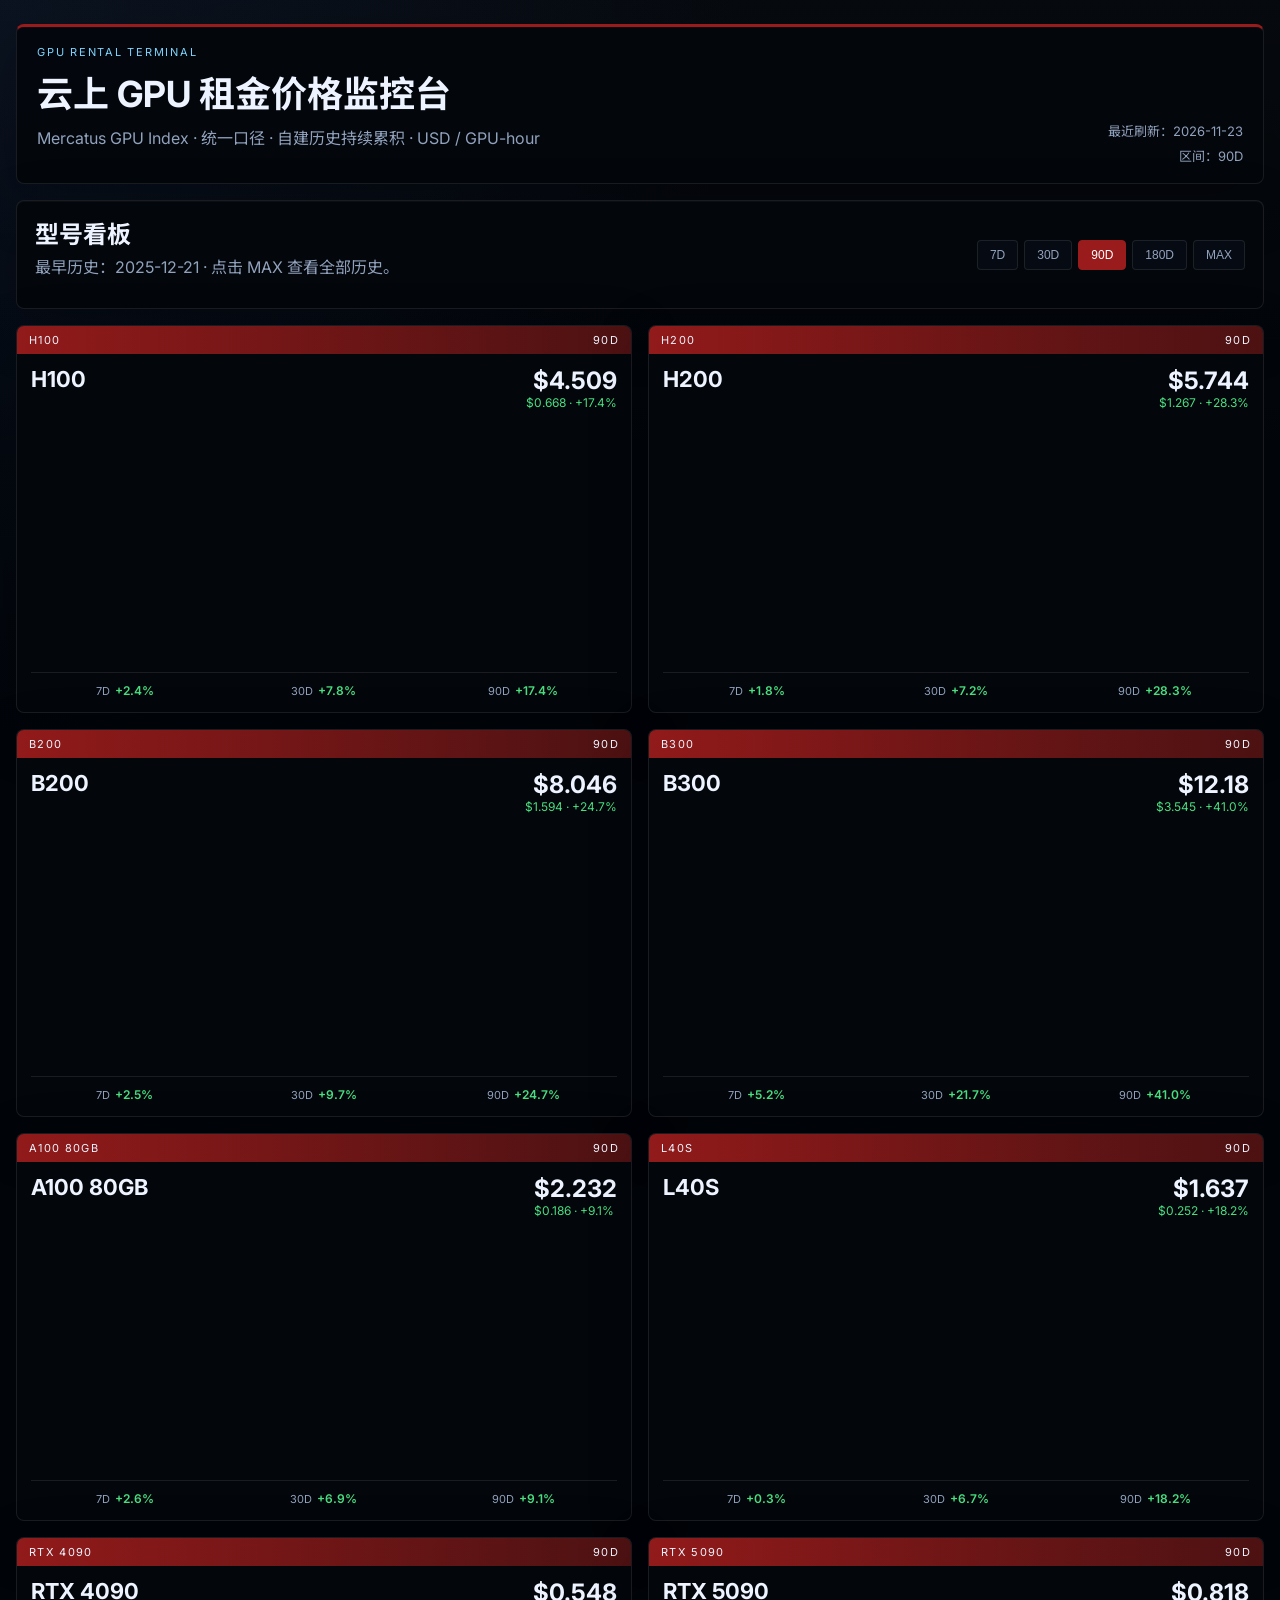
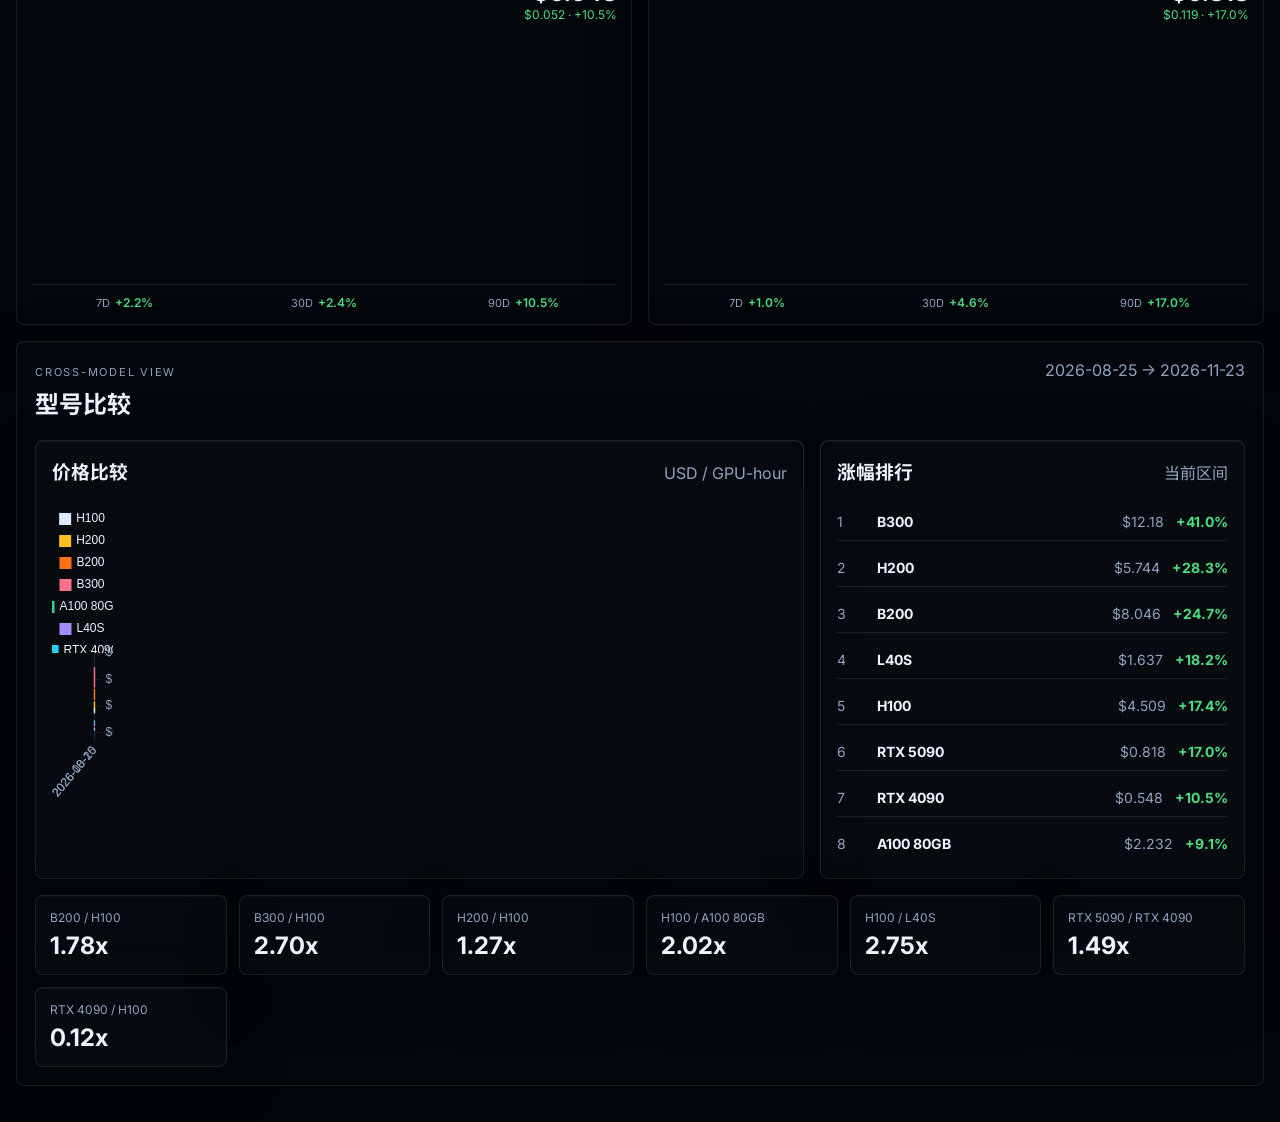
<file: index.html>
<!doctype html>
<html lang="zh-CN">
  <head>
    <meta charset="UTF-8" />
    <meta name="viewport" content="width=device-width, initial-scale=1.0, viewport-fit=cover" />
    <title>云上 GPU 租金价格监控台</title>
    <link rel="preconnect" href="https://fonts.googleapis.com" />
    <link rel="preconnect" href="https://fonts.gstatic.com" crossorigin />
    <link href="https://fonts.googleapis.com/css2?family=Inter:wght@400;500;600;700&family=Noto+Sans+SC:wght@400;500;700&display=swap" rel="stylesheet" />
    <link rel="stylesheet" href="styles.css?v=20261028-180d" />
    <script defer src="./vendor/chartjs-4.4.1/chart.umd.js"></script>
    <script defer src="data-loader.js?v=20261028-history"></script>
    <script defer src="app.js?v=20261028-180d"></script>
  </head>
  <body>
    <main class="page-shell">
      <header class="hero terminal-frame">
        <div>
          <p class="eyebrow">GPU RENTAL TERMINAL</p>
          <h1>云上 GPU 租金价格监控台</h1>
          <p class="hero-copy">Mercatus GPU Index · 统一口径 · 自建历史持续累积 · USD / GPU-hour</p>
        </div>
        <div class="hero-meta">
          <span id="lastUpdated">数据尚未加载</span>
          <span id="heroRange">区间：90D</span>
        </div>
      </header>

      <section class="toolbar terminal-frame">
        <div>
          <h2>型号看板</h2>
          <p id="historyCoverage">每个 GPU 型号一张行情图，点击 MAX 查看全部历史。</p>
        </div>
        <div class="range-switch" role="tablist" aria-label="时间区间">
          <button data-range="7D" type="button">7D</button>
          <button data-range="30D" type="button">30D</button>
          <button data-range="90D" type="button" class="is-active">90D</button>
          <button data-range="180D" type="button">180D</button>
          <button data-range="MAX" type="button">MAX</button>
        </div>
      </section>

      <section id="modelChartGrid" class="model-chart-grid"></section>

      <section class="comparison-shell terminal-frame">
        <div class="section-head comparison-head">
          <div>
            <p class="eyebrow">Cross-Model View</p>
            <h2>型号比较</h2>
          </div>
          <p id="comparisonWindow">—</p>
        </div>

        <section class="grid comparison-grid">
          <article class="nested-card compare-chart-card">
            <div class="section-head">
              <h3>价格比较</h3>
              <p>USD / GPU-hour</p>
            </div>
            <div class="chart-wrap comparison-chart-wrap">
              <canvas id="comparisonChart"></canvas>
            </div>
          </article>

          <article class="nested-card ranking-card">
            <div class="section-head">
              <h3>涨幅排行</h3>
              <p>当前区间</p>
            </div>
            <div id="rankingTable" class="ranking-table"></div>
          </article>
        </section>

        <section id="premiumCards" class="premium-grid"></section>
      </section>
    </main>
  </body>
</html>
</file>
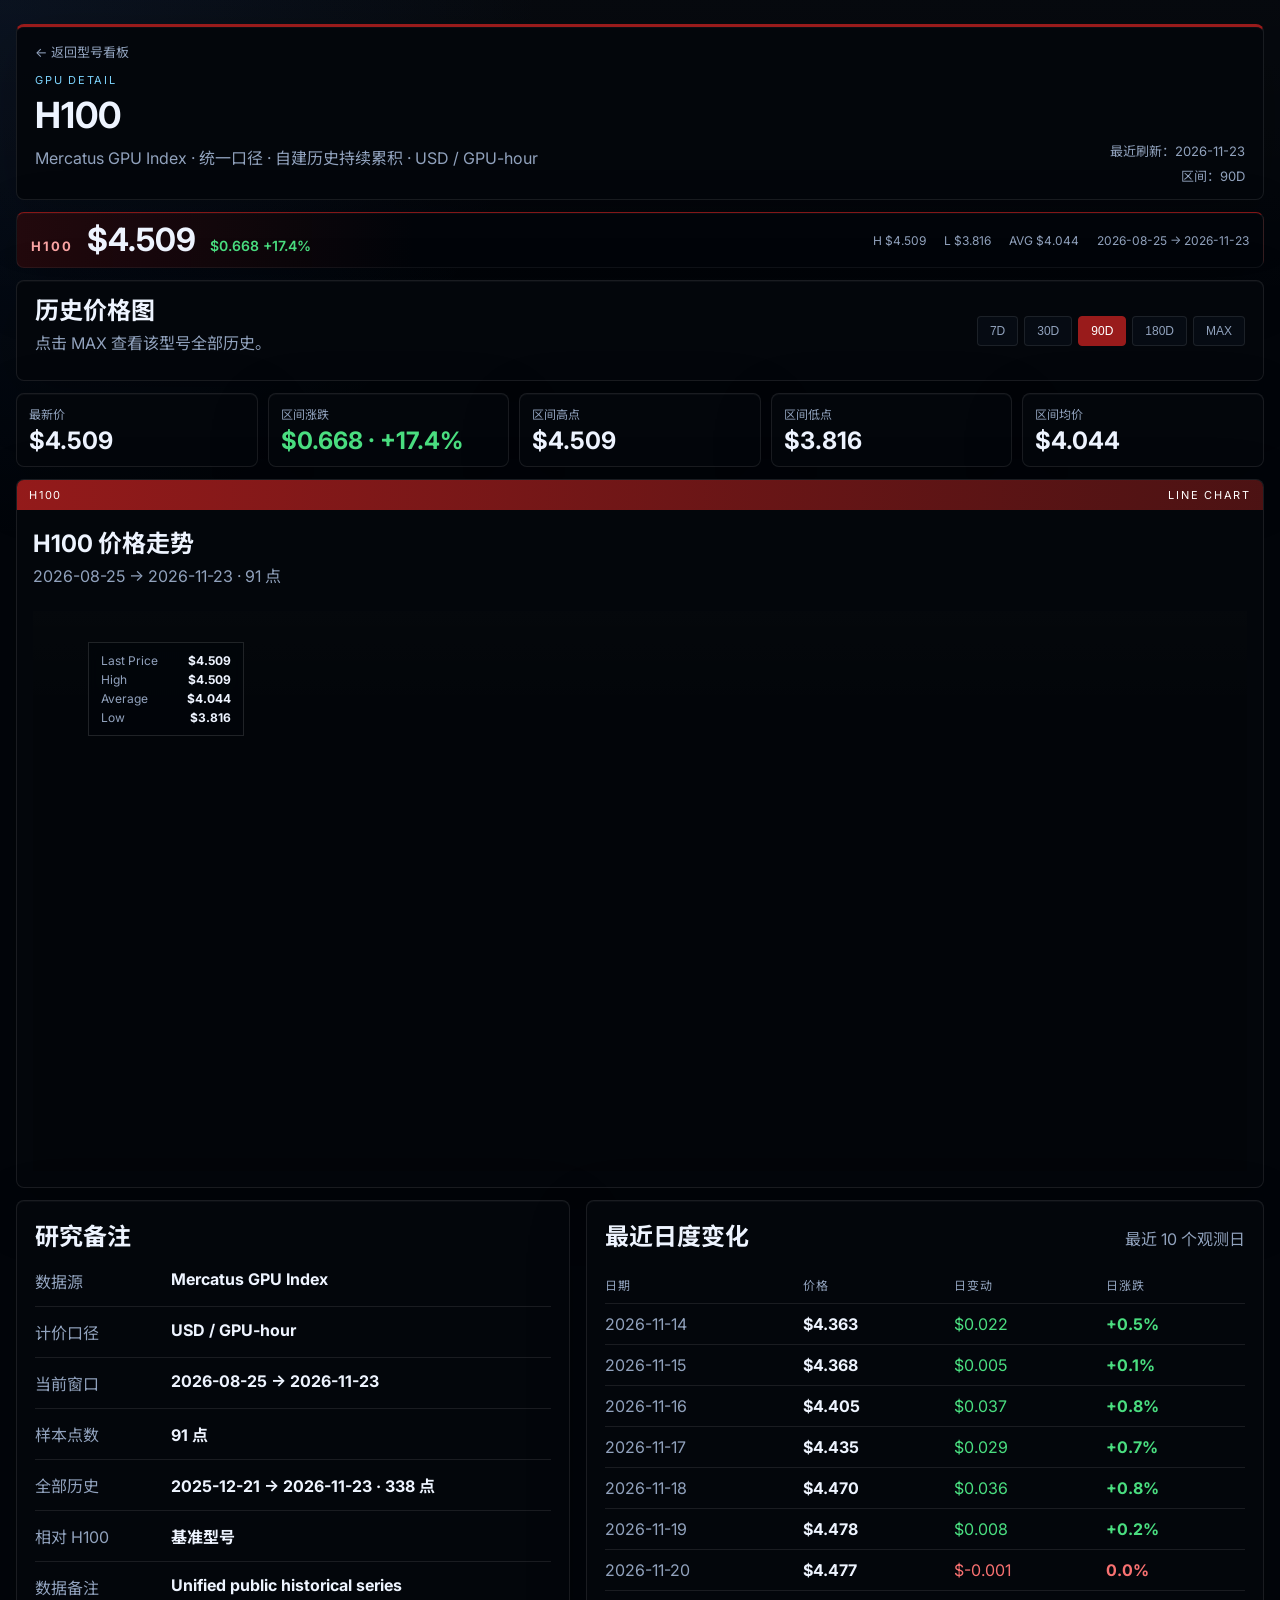
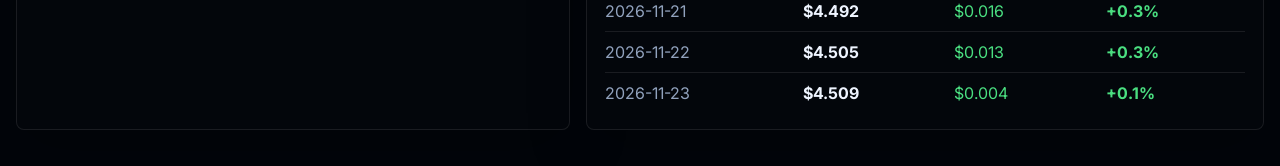
<file: gpu.html>
<!doctype html>
<html lang="zh-CN">
  <head>
    <meta charset="UTF-8" />
    <meta name="viewport" content="width=device-width, initial-scale=1.0, viewport-fit=cover" />
    <title>GPU 型号详情</title>
    <link rel="preconnect" href="https://fonts.googleapis.com" />
    <link rel="preconnect" href="https://fonts.gstatic.com" crossorigin />
    <link href="https://fonts.googleapis.com/css2?family=Inter:wght@400;500;600;700&family=Noto+Sans+SC:wght@400;500;700&display=swap" rel="stylesheet" />
    <link rel="stylesheet" href="styles.css?v=20261028-180d" />
    <script defer src="./vendor/chartjs-4.4.1/chart.umd.js"></script>
    <script defer src="data-loader.js?v=20261028-history"></script>
    <script defer src="gpu.js?v=20261028-180d"></script>
  </head>
  <body>
    <main class="page-shell detail-page-shell">
      <header class="hero terminal-frame detail-hero">
        <div>
          <a class="back-link" href="index.html">← 返回型号看板</a>
          <p class="eyebrow">GPU DETAIL</p>
          <h1 id="detailModelTitle">GPU 型号详情</h1>
          <p id="detailHeroCopy" class="hero-copy">统一口径 · USD / GPU-hour</p>
        </div>
        <div class="hero-meta detail-hero-meta">
          <span id="detailLastUpdated">数据尚未加载</span>
          <span id="detailRangeLabel">区间：90D</span>
        </div>
      </header>

      <section class="terminal-frame detail-quote-strip">
        <div class="quote-primary">
          <span id="detailTicker">—</span>
          <strong id="detailQuotePrice">--</strong>
          <em id="detailQuoteChange">--</em>
        </div>
        <div id="detailQuoteStats" class="quote-secondary"></div>
      </section>

      <section class="toolbar terminal-frame detail-toolbar">
        <div>
          <h2>历史价格图</h2>
          <p>点击 MAX 查看该型号全部历史。</p>
        </div>
        <div class="range-switch" role="tablist" aria-label="时间区间">
          <button data-range="7D" type="button">7D</button>
          <button data-range="30D" type="button">30D</button>
          <button data-range="90D" type="button" class="is-active">90D</button>
          <button data-range="180D" type="button">180D</button>
          <button data-range="MAX" type="button">MAX</button>
        </div>
      </section>

      <section id="detailMetrics" class="detail-metric-grid"></section>

      <section class="terminal-frame chart-panel">
        <div class="chart-command-strip">
          <span id="detailChartTicker">—</span>
          <span>LINE CHART</span>
        </div>
        <div class="section-head detail-chart-head">
          <div>
            <h2 id="detailChartTitle">价格走势</h2>
            <p id="detailChartSubtitle">—</p>
          </div>
        </div>
        <div class="detail-chart-wrap">
          <div id="chartLegendBox" class="chart-legend-box"></div>
          <canvas id="detailChart"></canvas>
        </div>
      </section>

      <section class="grid detail-grid">
        <article class="terminal-frame detail-note-card">
          <div class="section-head">
            <h2>研究备注</h2>
          </div>
          <div id="detailNotes" class="detail-note-list"></div>
        </article>

        <article class="terminal-frame recent-table-card">
          <div class="section-head">
            <h2>最近日度变化</h2>
            <p>最近 10 个观测日</p>
          </div>
          <div id="recentMoves" class="recent-moves"></div>
        </article>
      </section>
    </main>
  </body>
</html>
</file>
<file: styles.css>
:root {
  color-scheme: dark;
  --bg: #02050a;
  --panel: rgba(4, 7, 12, 0.97);
  --panel-strong: #07101d;
  --nested: rgba(255, 255, 255, 0.02);
  --line: rgba(255, 255, 255, 0.09);
  --line-strong: rgba(255, 255, 255, 0.16);
  --text: #eef4ff;
  --muted: #91a2bd;
  --accent: #7dd3fc;
  --green: #4ade80;
  --red: #f87171;
}

* { box-sizing: border-box; }

body {
  margin: 0;
  min-height: 100vh;
  background:
    linear-gradient(180deg, rgba(255, 255, 255, 0.02), transparent 18%),
    radial-gradient(circle at top left, rgba(59, 130, 246, 0.08), transparent 25%),
    var(--bg);
  color: var(--text);
  font-family: Inter, "Noto Sans SC", system-ui, sans-serif;
}

.page-shell {
  width: min(1360px, calc(100vw - 32px));
  margin: 0 auto;
  padding: 24px 0 36px;
  display: grid;
  gap: 16px;
}

.terminal-frame,
.nested-card {
  border: 1px solid var(--line);
  border-radius: 8px;
  background: var(--panel);
  box-shadow: inset 0 1px 0 rgba(255,255,255,0.03), 0 18px 60px rgba(0,0,0,0.22);
}

.nested-card { background: var(--nested); }

.hero {
  display: flex;
  justify-content: space-between;
  align-items: flex-end;
  gap: 20px;
  padding: 18px 20px;
  border-top: 3px solid #991b1b;
}

.eyebrow {
  margin: 0 0 6px;
  color: var(--accent);
  text-transform: uppercase;
  letter-spacing: 0.16em;
  font-size: 11px;
}

h1, h2, h3, p { margin-top: 0; }

h1 {
  margin-bottom: 8px;
  font-size: clamp(26px, 4vw, 36px);
}

h2 { margin-bottom: 4px; }

.hero-copy,
.hero-meta,
.toolbar p,
.section-head p,
.chart-note,
.mini-stats,
.ranking-row span,
.ranking-row em {
  color: var(--muted);
}

.hero-meta {
  display: grid;
  gap: 6px;
  text-align: right;
  font-size: 13px;
}

.toolbar {
  display: flex;
  justify-content: space-between;
  align-items: center;
  gap: 20px;
  padding: 14px 18px;
}

.range-switch {
  display: flex;
  gap: 6px;
}

.range-switch button {
  border: 1px solid var(--line);
  background: #060b13;
  color: var(--muted);
  padding: 7px 12px;
  border-radius: 4px;
  cursor: pointer;
  font-size: 12px;
}

.range-switch button.is-active {
  background: #991b1b;
  border-color: #991b1b;
  color: #fff;
}

.model-chart-grid {
  display: grid;
  grid-template-columns: repeat(2, minmax(0, 1fr));
  gap: 16px;
}

.model-card {
  padding: 0 14px 14px;
  cursor: pointer;
  transition: border-color 160ms ease, transform 160ms ease, background 160ms ease;
}

.model-card:hover,
.model-card.is-active {
  border-color: rgba(125, 211, 252, 0.72);
  transform: translateY(-2px);
}

.model-card.is-active { background: rgba(10, 17, 30, 0.98); }

.ticker-strip {
  margin: 0 -14px 12px;
  padding: 7px 12px;
  display: flex;
  justify-content: space-between;
  background: linear-gradient(90deg, rgba(153, 27, 27, 0.95), rgba(95, 20, 20, 0.8));
  border-radius: 7px 7px 0 0;
  font-size: 11px;
  letter-spacing: 0.12em;
}

.model-card-head {
  display: flex;
  justify-content: space-between;
  gap: 12px;
  margin-bottom: 8px;
}

.model-card h3 {
  margin-bottom: 4px;
  font-size: 22px;
}

.model-price {
  font-size: 24px;
  font-weight: 700;
  text-align: right;
}

.chart-note,
.mini-stats { font-size: 12px; }

.mini-chart-wrap { height: 242px; }

.mini-stats {
  display: grid;
  grid-template-columns: repeat(3, minmax(0, 1fr));
  gap: 12px;
  border-top: 1px solid var(--line);
  padding-top: 10px;
}

.mini-stats > span {
  display: flex;
  align-items: baseline;
  justify-content: center;
  gap: 5px;
}

.mini-stats small {
  color: var(--muted);
  font-size: 11px;
}

.mini-stats strong {
  font-size: 12px;
  font-weight: 600;
}

.comparison-shell {
  padding: 18px;
  display: grid;
  gap: 16px;
}

.section-head {
  display: flex;
  justify-content: space-between;
  align-items: baseline;
  gap: 12px;
}

.comparison-grid {
  grid-template-columns: minmax(0, 1.45fr) minmax(320px, 0.8fr);
}

.grid {
  display: grid;
  gap: 16px;
}

.compare-chart-card,
.ranking-card {
  padding: 16px;
}

.chart-wrap { height: 374px; }
.comparison-chart-wrap { height: 352px; }

.ranking-table {
  display: grid;
  gap: 8px;
}

.ranking-row {
  display: grid;
  grid-template-columns: 28px 1fr auto auto;
  gap: 12px;
  align-items: center;
  border-bottom: 1px solid var(--line);
  padding: 10px 0;
  font-size: 14px;
}

.ranking-row:last-child { border-bottom: 0; }

.ranking-row em {
  font-style: normal;
}

.premium-grid {
  display: grid;
  grid-template-columns: repeat(auto-fit, minmax(180px, 1fr));
  gap: 12px;
}

.premium-card {
  padding: 14px;
  display: grid;
  gap: 6px;
}

.premium-card span {
  color: var(--muted);
  font-size: 12px;
}

.premium-card strong {
  font-size: 24px;
}

.detail-page-shell {
  width: min(1440px, calc(100vw - 32px));
  gap: 12px;
}

.detail-hero {
  align-items: flex-end;
  padding: 14px 18px;
}

.back-link {
  display: inline-block;
  margin-bottom: 12px;
  color: var(--muted);
  text-decoration: none;
  font-size: 13px;
}

.back-link:hover {
  color: var(--text);
}

.detail-quote-strip {
  display: flex;
  justify-content: space-between;
  align-items: center;
  gap: 18px;
  min-height: 56px;
  padding: 10px 14px;
  border-top: 1px solid rgba(153, 27, 27, 0.85);
  border-bottom: 1px solid rgba(255,255,255,0.06);
  background:
    linear-gradient(90deg, rgba(153, 27, 27, 0.22), transparent 32%),
    rgba(2, 5, 10, 0.98);
}

.quote-primary {
  display: flex;
  align-items: baseline;
  gap: 14px;
}

.quote-primary span {
  color: #fca5a5;
  letter-spacing: 0.16em;
  font-size: 13px;
  font-weight: 700;
}

.quote-primary strong {
  font-size: 32px;
  line-height: 1;
}

.quote-primary em {
  font-style: normal;
  font-weight: 600;
  font-size: 14px;
}

.quote-secondary {
  display: flex;
  flex-wrap: wrap;
  justify-content: flex-end;
  gap: 18px;
  color: var(--muted);
  font-size: 12px;
}

.detail-toolbar {
  padding-top: 10px;
  padding-bottom: 10px;
}

.detail-metric-grid {
  display: grid;
  grid-template-columns: repeat(5, minmax(0, 1fr));
  gap: 10px;
}

.detail-metric-card {
  padding: 11px 12px;
  display: grid;
  gap: 4px;
}

.detail-metric-card span {
  color: var(--muted);
  font-size: 12px;
}

.detail-metric-card strong {
  font-size: 24px;
}

.chart-panel {
  padding: 0 16px 16px;
  overflow: hidden;
}

.chart-command-strip {
  margin: 0 -16px 14px;
  padding: 8px 12px;
  display: flex;
  justify-content: space-between;
  background: linear-gradient(90deg, rgba(153, 27, 27, 0.96), rgba(92, 21, 21, 0.82));
  color: #fff;
  letter-spacing: 0.16em;
  font-size: 11px;
}

.detail-chart-head {
  margin-bottom: 8px;
}

.detail-chart-wrap {
  position: relative;
  height: 560px;
  padding-top: 4px;
  background:
    linear-gradient(180deg, rgba(255,255,255,0.01), transparent 18%),
    rgba(0, 0, 0, 0.18);
}

.chart-legend-box {
  position: absolute;
  left: 14px;
  bottom: 14px;
  z-index: 1;
  min-width: 156px;
  padding: 10px 12px;
  display: grid;
  gap: 4px;
  border: 1px solid rgba(255,255,255,0.12);
  background: rgba(2, 5, 10, 0.82);
  backdrop-filter: blur(6px);
  font-size: 12px;
}

.chart-legend-box div {
  display: flex;
  justify-content: space-between;
  gap: 12px;
}

.chart-legend-box span {
  color: var(--muted);
}

.chart-legend-box strong {
  color: var(--text);
}

.detail-grid {
  grid-template-columns: minmax(0, 0.9fr) minmax(420px, 1.1fr);
}

.detail-note-card,
.recent-table-card {
  padding: 16px 18px;
}

.detail-note-list {
  display: grid;
  gap: 0;
}

.detail-note-row {
  display: grid;
  grid-template-columns: 120px 1fr;
  gap: 16px;
  padding: 13px 0;
  border-bottom: 1px solid var(--line);
}

.detail-note-row:last-child {
  border-bottom: 0;
}

.detail-note-row span,
.recent-move-row span {
  color: var(--muted);
}

.recent-moves {
  display: grid;
}

.recent-move-row {
  display: grid;
  grid-template-columns: 1.2fr 0.9fr 0.9fr 0.9fr;
  gap: 12px;
  align-items: center;
  padding: 10px 0;
  border-bottom: 1px solid var(--line);
}

.recent-move-row:last-child {
  border-bottom: 0;
}

.recent-move-row em {
  font-style: normal;
}

.recent-move-head {
  font-size: 12px;
  text-transform: uppercase;
  letter-spacing: 0.08em;
}

.up { color: var(--green); }
.down { color: var(--red); }

@media (max-width: 980px) {
  .hero,
  .toolbar,
  .section-head {
    flex-direction: column;
    align-items: flex-start;
  }

  .hero-meta { text-align: left; }

  .model-chart-grid,
  .comparison-grid,
  .premium-grid,
  .detail-metric-grid,
  .detail-grid {
    grid-template-columns: 1fr;
  }

  .detail-quote-strip,
  .quote-primary {
    flex-direction: column;
    align-items: flex-start;
  }

  .quote-secondary {
    justify-content: flex-start;
  }

  .detail-note-row {
    grid-template-columns: 1fr;
    gap: 6px;
  }
}

/* Mobile browser and embedded WebView layout. Keep page zoom available. */
@media (max-width: 760px), (max-width: 1024px) and (max-height: 600px) and (pointer: coarse) {
  html { -webkit-text-size-adjust: 100%; text-size-adjust: 100%; }
  body { padding-top: env(safe-area-inset-top, 0px); padding-bottom: env(safe-area-inset-bottom, 0px); }
  input:not([type="checkbox"]):not([type="radio"]):not([type="range"]), select, textarea { font-size: 16px; min-width: 0; max-width: 100%; }
  button, select, a { touch-action: manipulation; }
  button, select { min-height: 44px; }
  input[type="range"] { touch-action: pan-y; }
  .table-wrap { max-width: 100%; overflow-x: auto; -webkit-overflow-scrolling: touch; overscroll-behavior-x: contain; }
}

@media (max-width: 760px), (max-width: 1024px) and (max-height: 600px) and (pointer: coarse) {
  .page-shell { width: 100%; padding: 10px max(10px, env(safe-area-inset-left)) 24px max(10px, env(safe-area-inset-right)); gap: 12px; }
  .page-shell > *, .model-card, .compare-chart-card, .ranking-card, .chart-wrap { min-width: 0; }
  .hero, .toolbar, .comparison-shell { padding: 14px; gap: 12px; }
  h1 { font-size: 24px; line-height: 1.35; }
  .hero-copy { font-size: 13px; line-height: 1.6; margin-bottom: 0; }
  .range-switch { display: grid; grid-template-columns: repeat(5, minmax(0, 1fr)); width: 100%; }
  .range-switch button { font-size: 14px; }
  .detail-metric-grid { grid-template-columns: repeat(2, minmax(0, 1fr)); }
  .detail-metric-card:last-child { grid-column: 1 / -1; }
  .detail-metric-card strong { font-size: 21px; }
  .quote-primary { flex-direction: row; flex-wrap: wrap; align-items: baseline; }
  .mini-chart-wrap { height: 220px; }
  .detail-chart-wrap { height: 360px; }
  .comparison-chart-wrap { height: 300px; }
  .mini-stats { gap: 4px; }
  .mini-stats > span { flex-wrap: wrap; gap: 2px 5px; }
  .recent-move-row { gap: 6px; font-size: 12px; grid-template-columns: 1.1fr repeat(3, minmax(0, 1fr)); }
  .back-link { min-height: 44px; display: inline-flex; align-items: center; }
  .chart-legend-box { min-width: 0; max-width: calc(100% - 28px); font-size: 11px; }
  canvas { touch-action: pan-y; }
}

@media (max-width: 760px), (max-width: 1024px) and (max-height: 600px) and (pointer: coarse) {
  .detail-page-shell > * { order: 5; }
  .detail-page-shell > .detail-hero { order: 0; }
  .detail-page-shell > .detail-quote-strip { order: 1; }
  .detail-page-shell > .detail-toolbar { order: 2; }
  .detail-page-shell > .chart-panel { order: 3; }
  .detail-page-shell > .detail-metric-grid { order: 4; }
}
</file>
